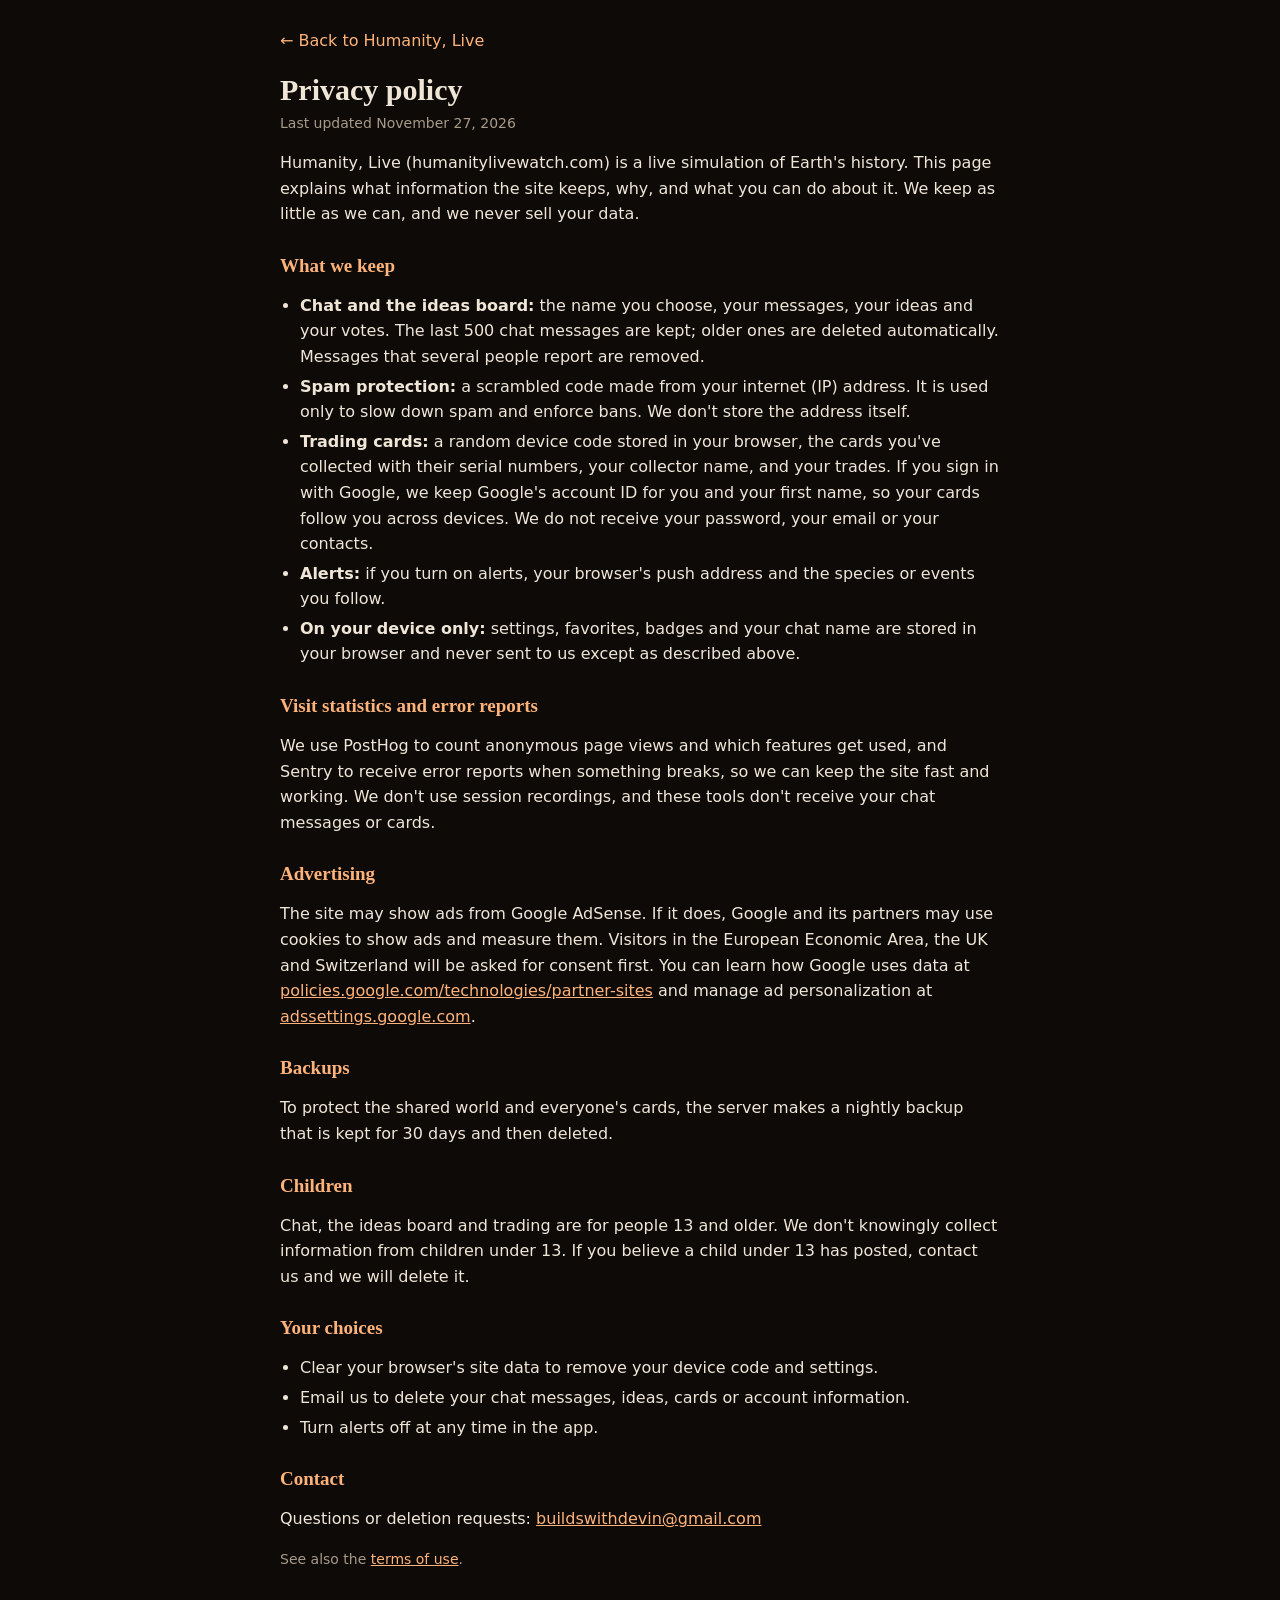
<file: public/privacy.html>
<!DOCTYPE html><html lang="en"><head><meta charset="utf-8"><meta name="viewport" content="width=device-width,initial-scale=1"><title>Privacy policy · Humanity, Live</title><link rel="icon" href="/icon.png"><style>
body{margin:0;background:#0d0a08;color:#efe6d8;font:16px/1.6 -apple-system,system-ui,Segoe UI,Roboto,sans-serif}main{max-width:720px;margin:0 auto;padding:28px 20px 60px}
h1{font:800 30px/1.2 Georgia,serif;margin:0 0 4px}h2{font:700 19px Georgia,serif;margin:28px 0 6px;color:#ffb37a}a{color:#ffb37a}.sm{color:#a89a88;font-size:14px}ul{padding-left:20px}li{margin:4px 0}.back{display:inline-block;margin-bottom:18px;text-decoration:none}
</style></head><body><main><a class="back" href="/">← Back to Humanity, Live</a>
<h1>Privacy policy</h1><div class="sm">Last updated November 27, 2026</div>
<p>Humanity, Live (humanitylivewatch.com) is a live simulation of Earth's history. This page explains what information the site keeps, why, and what you can do about it. We keep as little as we can, and we never sell your data.</p>
<h2>What we keep</h2><ul>
<li><b>Chat and the ideas board:</b> the name you choose, your messages, your ideas and your votes. The last 500 chat messages are kept; older ones are deleted automatically. Messages that several people report are removed.</li>
<li><b>Spam protection:</b> a scrambled code made from your internet (IP) address. It is used only to slow down spam and enforce bans. We don't store the address itself.</li>
<li><b>Trading cards:</b> a random device code stored in your browser, the cards you've collected with their serial numbers, your collector name, and your trades. If you sign in with Google, we keep Google's account ID for you and your first name, so your cards follow you across devices. We do not receive your password, your email or your contacts.</li>
<li><b>Alerts:</b> if you turn on alerts, your browser's push address and the species or events you follow.</li>
<li><b>On your device only:</b> settings, favorites, badges and your chat name are stored in your browser and never sent to us except as described above.</li>
</ul>
<h2>Visit statistics and error reports</h2>
<p>We use PostHog to count anonymous page views and which features get used, and Sentry to receive error reports when something breaks, so we can keep the site fast and working. We don't use session recordings, and these tools don't receive your chat messages or cards.</p>
<h2>Advertising</h2>
<p>The site may show ads from Google AdSense. If it does, Google and its partners may use cookies to show ads and measure them. Visitors in the European Economic Area, the UK and Switzerland will be asked for consent first. You can learn how Google uses data at <a href="https://policies.google.com/technologies/partner-sites" rel="noopener">policies.google.com/technologies/partner-sites</a> and manage ad personalization at <a href="https://adssettings.google.com" rel="noopener">adssettings.google.com</a>.</p>
<h2>Backups</h2><p>To protect the shared world and everyone's cards, the server makes a nightly backup that is kept for 30 days and then deleted.</p>
<h2>Children</h2><p>Chat, the ideas board and trading are for people 13 and older. We don't knowingly collect information from children under 13. If you believe a child under 13 has posted, contact us and we will delete it.</p>
<h2>Your choices</h2><ul><li>Clear your browser's site data to remove your device code and settings.</li><li>Email us to delete your chat messages, ideas, cards or account information.</li><li>Turn alerts off at any time in the app.</li></ul>
<h2>Contact</h2><p>Questions or deletion requests: <a href="mailto:buildswithdevin@gmail.com">buildswithdevin@gmail.com</a></p>
<p class="sm">See also the <a href="/terms">terms of use</a>.</p></main></body></html>
</file>
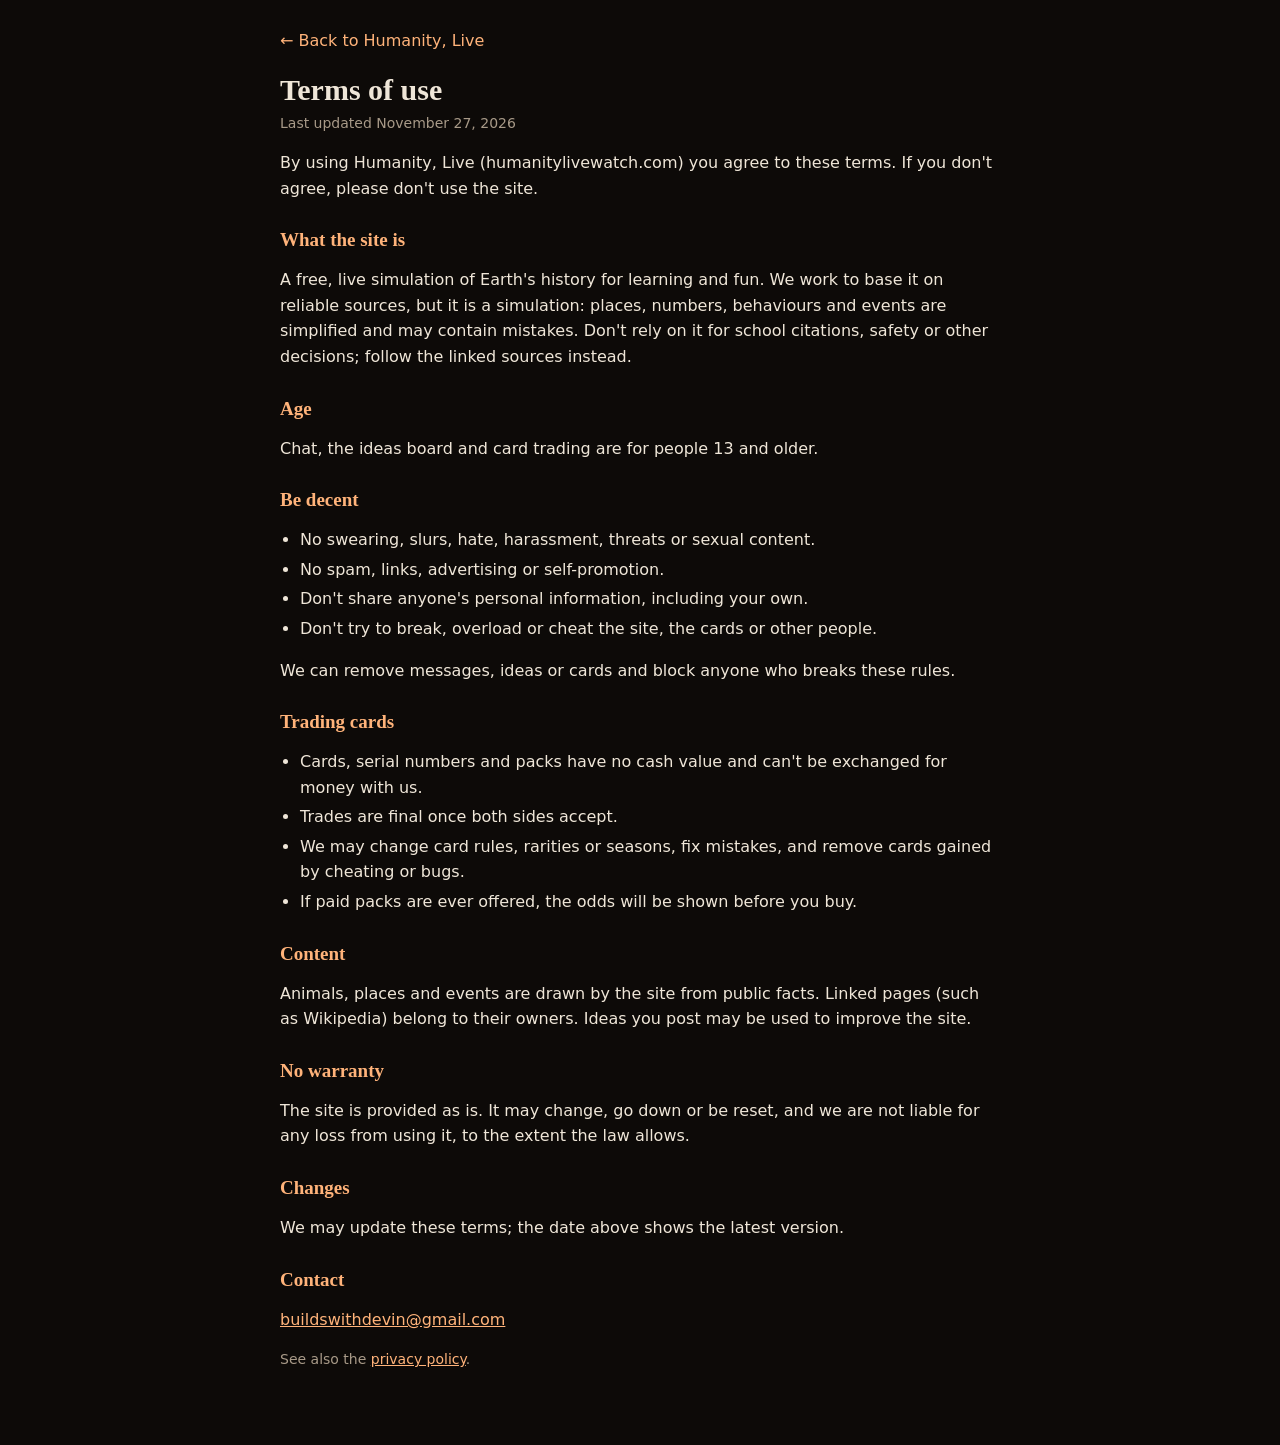
<file: public/terms.html>
<!DOCTYPE html><html lang="en"><head><meta charset="utf-8"><meta name="viewport" content="width=device-width,initial-scale=1"><title>Terms of use · Humanity, Live</title><link rel="icon" href="/icon.png"><style>
body{margin:0;background:#0d0a08;color:#efe6d8;font:16px/1.6 -apple-system,system-ui,Segoe UI,Roboto,sans-serif}main{max-width:720px;margin:0 auto;padding:28px 20px 60px}
h1{font:800 30px/1.2 Georgia,serif;margin:0 0 4px}h2{font:700 19px Georgia,serif;margin:28px 0 6px;color:#ffb37a}a{color:#ffb37a}.sm{color:#a89a88;font-size:14px}ul{padding-left:20px}li{margin:4px 0}.back{display:inline-block;margin-bottom:18px;text-decoration:none}
</style></head><body><main><a class="back" href="/">← Back to Humanity, Live</a>
<h1>Terms of use</h1><div class="sm">Last updated November 27, 2026</div>
<p>By using Humanity, Live (humanitylivewatch.com) you agree to these terms. If you don't agree, please don't use the site.</p>
<h2>What the site is</h2><p>A free, live simulation of Earth's history for learning and fun. We work to base it on reliable sources, but it is a simulation: places, numbers, behaviours and events are simplified and may contain mistakes. Don't rely on it for school citations, safety or other decisions; follow the linked sources instead.</p>
<h2>Age</h2><p>Chat, the ideas board and card trading are for people 13 and older.</p>
<h2>Be decent</h2><ul><li>No swearing, slurs, hate, harassment, threats or sexual content.</li><li>No spam, links, advertising or self-promotion.</li><li>Don't share anyone's personal information, including your own.</li><li>Don't try to break, overload or cheat the site, the cards or other people.</li></ul>
<p>We can remove messages, ideas or cards and block anyone who breaks these rules.</p>
<h2>Trading cards</h2><ul><li>Cards, serial numbers and packs have no cash value and can't be exchanged for money with us.</li><li>Trades are final once both sides accept.</li><li>We may change card rules, rarities or seasons, fix mistakes, and remove cards gained by cheating or bugs.</li><li>If paid packs are ever offered, the odds will be shown before you buy.</li></ul>
<h2>Content</h2><p>Animals, places and events are drawn by the site from public facts. Linked pages (such as Wikipedia) belong to their owners. Ideas you post may be used to improve the site.</p>
<h2>No warranty</h2><p>The site is provided as is. It may change, go down or be reset, and we are not liable for any loss from using it, to the extent the law allows.</p>
<h2>Changes</h2><p>We may update these terms; the date above shows the latest version.</p>
<h2>Contact</h2><p><a href="mailto:buildswithdevin@gmail.com">buildswithdevin@gmail.com</a></p>
<p class="sm">See also the <a href="/privacy">privacy policy</a>.</p></main></body></html>
</file>
